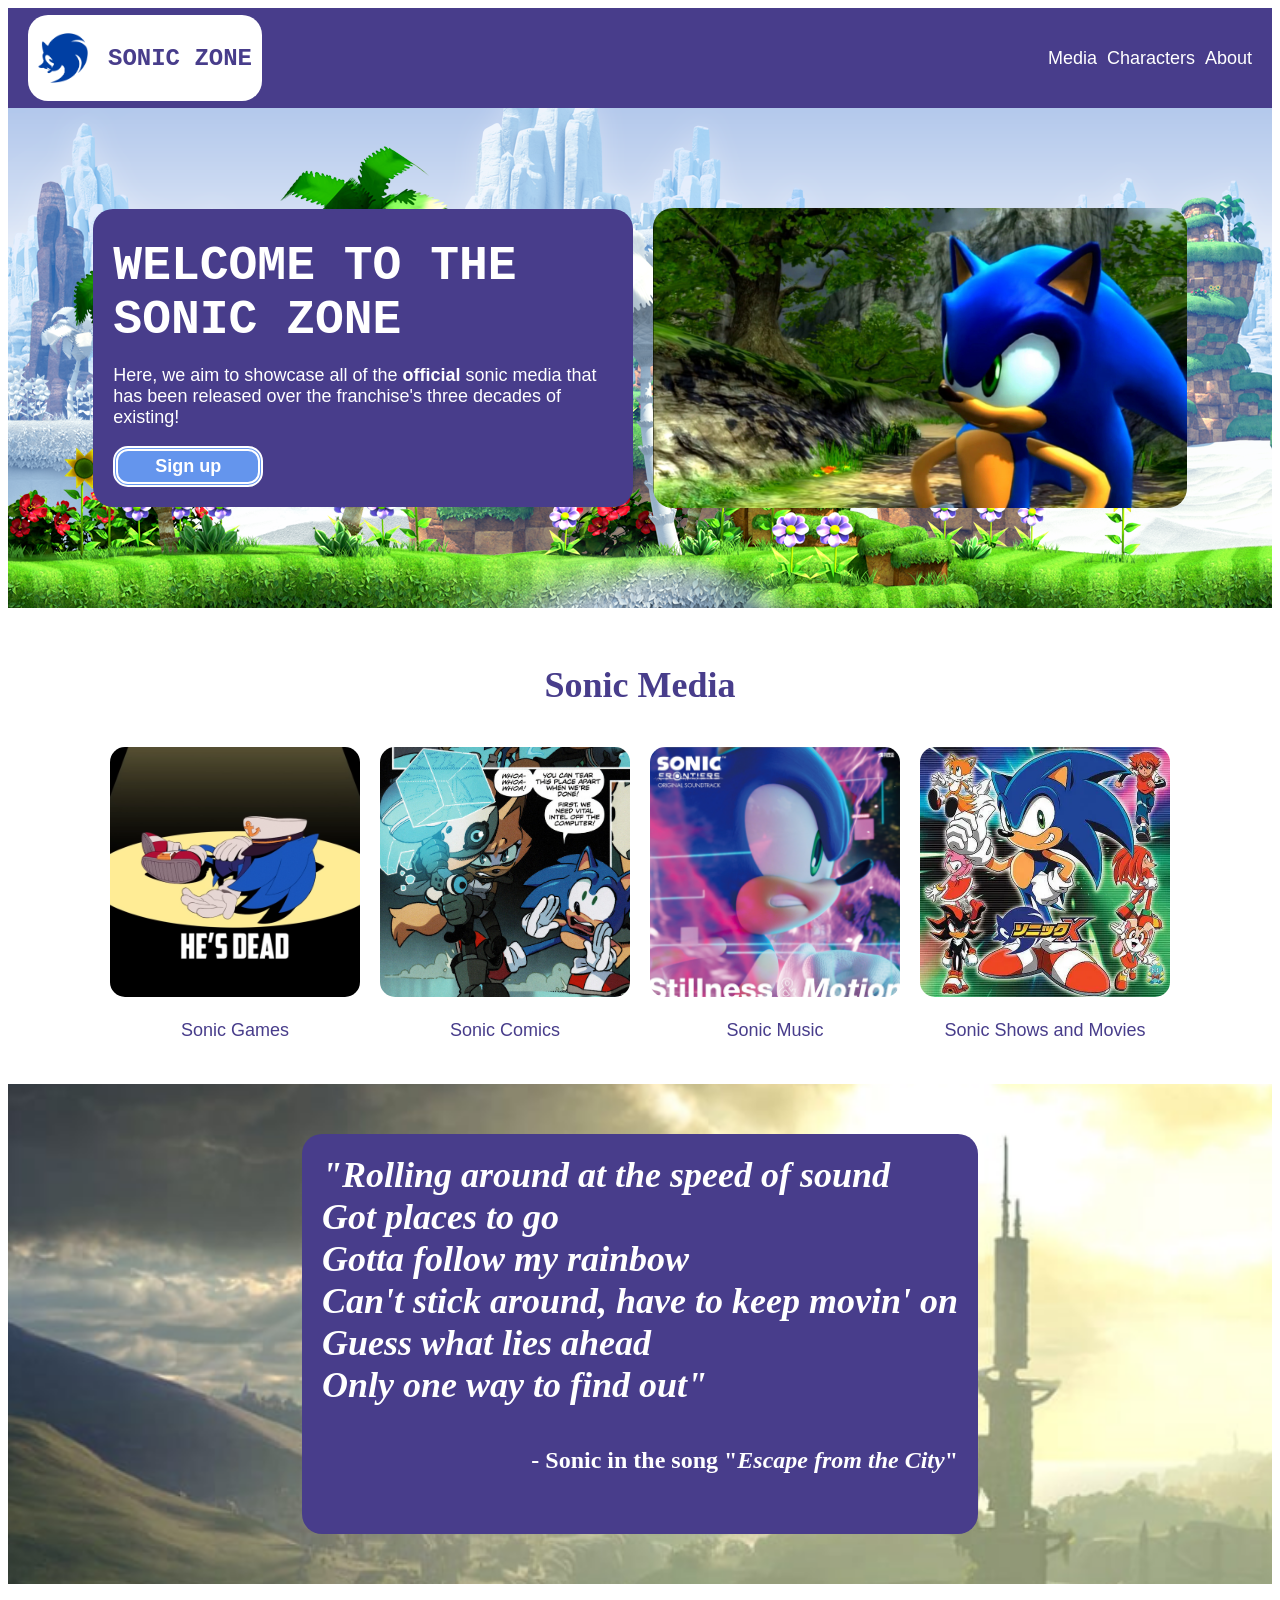
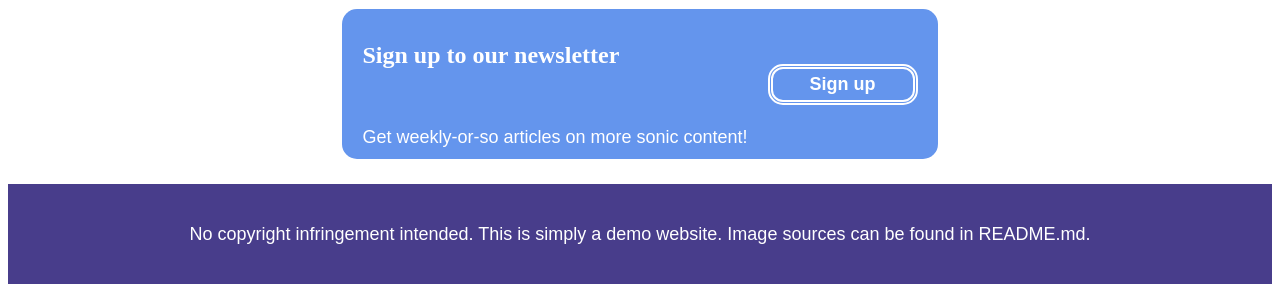
<file: index.html>
<!DOCTYPE html>
<html lang="en">
<head>
    <meta charset="UTF-8">
    <meta http-equiv="X-UA-Compatible" content="IE=edge">
    <meta name="viewport" content="width=device-width, initial-scale=1.0">
    <title>Sonic Zone</title>
    <link rel="stylesheet" href="style.css"/>
</head>
<body>
    <div class = "header">
        <div class = "logo">
            <img src = "images/sonic-icon.png" class="small-icon">
            <h2>SONIC ZONE</h2>
        </div>
        <ul>
            <li><a href="page.html">Media</a></li>
            <li><a href="page.html">Characters</a></li>
            <li><a href="page.html">About</a></li>
        </ul>
    </div>
    <div class = "section1">
        <div class = "left-side" id="full">
            <h1>WELCOME TO THE SONIC ZONE</h1>
            <p class="desc">Here, we aim to showcase all of the <strong>official</strong> sonic media that has been released over the franchise's three decades of existing!</p>
            <button href="page.html">Sign up</button>
        </div>
        <img id = "full" class = "top-pic" src = "images/sonic-top.jpeg">
    </div>
    <div class = "section2">
        <h3>Sonic Media</h3>
        <div class = "cards">
            <div class = "card">
                <a href="page.html"><img src = "images/sonic-games.png" class="icon"></a>
                <p><a href="page.html" class="caption">Sonic Games</a></p>
            </div>
            <div class = "card">
                <a href="page.html"><img src = "images/sonic-comic.png" class="icon"></a>
                <p><a href="page.html" class="caption">Sonic Comics</a></p>
            </div>
            <div class = "card">
                <a href="page.html"><img src = "images/sonic-music.jpg" class="icon"></a>
                <p><a href="page.html" class="caption">Sonic Music</a></p>
            </div>
            <div class = "card">
                <a href="page.html"><img src = "images/sonic-shows.png" class="icon"></a>
                <p><a href="page.html" class="caption">Sonic Shows and Movies</a></p>
            </div>
        </div>
    </div>
    <div class = "section3">
        <div class="quote" id = "full">
            <h4>"Rolling around at the speed of sound
            <h4>Got places to go</h4>
            <h4>Gotta follow my rainbow</h4>
            <h4>Can't stick around, have to keep movin' on</h4>
            <h4>Guess what lies ahead</h4>
            <h4>Only one way to find out"</h4>
        <h5 id = "full">- Sonic in the song "<em>Escape from the City</em>"</h5>
        </div>
    </div>
    <div class = "section4">
        <div class = "box">
            <div class = "box-left">
                <h5 class = "white">Sign up to our newsletter</h5>
                <p>Get weekly-or-so articles on more sonic content!</p>
            </div>
            <button class="inverted" href="page.html">Sign up</button>
        </div>
    </div>
    <div class = "footer">
        <p>No copyright infringement intended. This is simply a demo website. Image sources can be found in README.md.</p>
    </div>
</body>
</html>
</file>
<file: style.css>
body{
    display:flex;
    flex-direction: column;
}

.header{
    display:flex;
    height:100px;
    align-items: center;
    justify-content: space-between;
    background-color: darkslateblue;
    padding:auto 20px;
}

.logo{
    display:flex;
    align-items: center;
    margin-left: 20px;
    gap:20px;
    background-color: white;
    border-radius: 20px;
    padding:10px;
}

h2 {
    font-size:24px;
    color:darkslateblue;
    font-weight:bold;
    font-family:'Courier New', Courier, monospace;
}

.small-icon{
    height:50px;
    width:50px;
}

ul{
    display:flex;
    gap: 10px;
    list-style-type: none;
    padding-right: 20px;
}

a{
    text-decoration: none;
}

li, p, a {
    font-size:18px;
    color:white;
    font-family: 'Gill Sans', 'Gill Sans MT', Calibri, 'Trebuchet MS', sans-serif;
}
.caption {
    color:darkslateblue;
}

.section1 {
    height: 500px;
    width:auto;
    flex-shrink: 0;
    display:flex;
    justify-content: center;
    align-items: center;
    gap:20px;
    background-image: url("images/sonic-banner.png");
}

.left-side{
    display:flex;
    flex-direction: column;
    width:500px;
    background-color: darkslateblue;
    border-radius: 20px;
    padding:20px;
}

h1{
    font-size:48px;
    font-weight:900;
    color:white;
    font-family:'Courier New', Courier, monospace;
    margin-bottom:0px;
    padding-bottom:0px;
    padding-top:10px;
    margin-top:0px;
}

button{
    border-radius: 15px;
    font-size:18px;
    width:150px;
    color:white;
    border-color: white;
    font-family: 'Gill Sans', 'Gill Sans MT', Calibri, 'Trebuchet MS', sans-serif;
    font-weight: bold;
    background-color: cornflowerblue;
    border-style: double;
    border-width: 5px;
    padding: 5px 20px;
}

.top-pic{
    height: 300px;
    width:auto;
    border-radius: 20px;
    border-color: white;
    border-width: 10px;
}

.section2 {
    background-color: white;
    height:auto;
    padding:20px;
    width:auto;
    display:flex;
    flex-direction: column;
    align-items: center;
    justify-content: center;
}

h3{
    color:darkslateblue;
    font-size: 36px;
    font-weight: 900;
}

.cards{
    display:flex;
    flex-wrap: wrap;
    gap:10px;
}

.card{
    display:flex;
    flex-direction: column;
    width:250px;
    height:auto;
    padding:5px;
    align-items: center;
}

.icon{
    height:250px;
    width:250px;
    border-radius: 15px;
    border-width: 5px;
    border-color: cornflowerblue;
}

.section3 {
    height: 500px;
    width:auto;
    flex-shrink: 0;
    display:flex;
    justify-content: center;
    align-items: center;
    background-image: url("images/sonic-bottom.png");
    background-repeat: no-repeat;
    background-size: cover;
}

.quote{
    display:flex;
    flex-direction: column;
    align-items: baseline;
    background-color: darkslateblue;
    padding:20px;
    border-radius: 20px;
}

h4{
    font-style: italic;
    font-size: 36px;
    color:white;
    padding:0;
    margin:0;
}

h5{
    font-weight:bold;
    font-size: 24px;
    color:white;
    align-self: end;
}

.white{
    color:white;
    align-self: baseline;
}

.section4 {
    background-color: white;
    height:200px;
    width:auto;
    display:flex;
    justify-content: center;
    align-items: center;
}

.box{
    background-color: cornflowerblue;
    border-radius: 15px;
    display:flex;
    justify-content: space-between;
    align-items: center;
    padding: auto 25px auto 0;
    height: 150px;
}

.box-left{
    display:flex;
    flex-direction: column;
    align-items: baseline;
    padding:20px;
}

.footer{
    display:flex;
    height:100px;
    align-items: center;
    justify-content:center;
    background-color: darkslateblue;
}

.inverted{
    margin-right: 20px;
}
</file>
